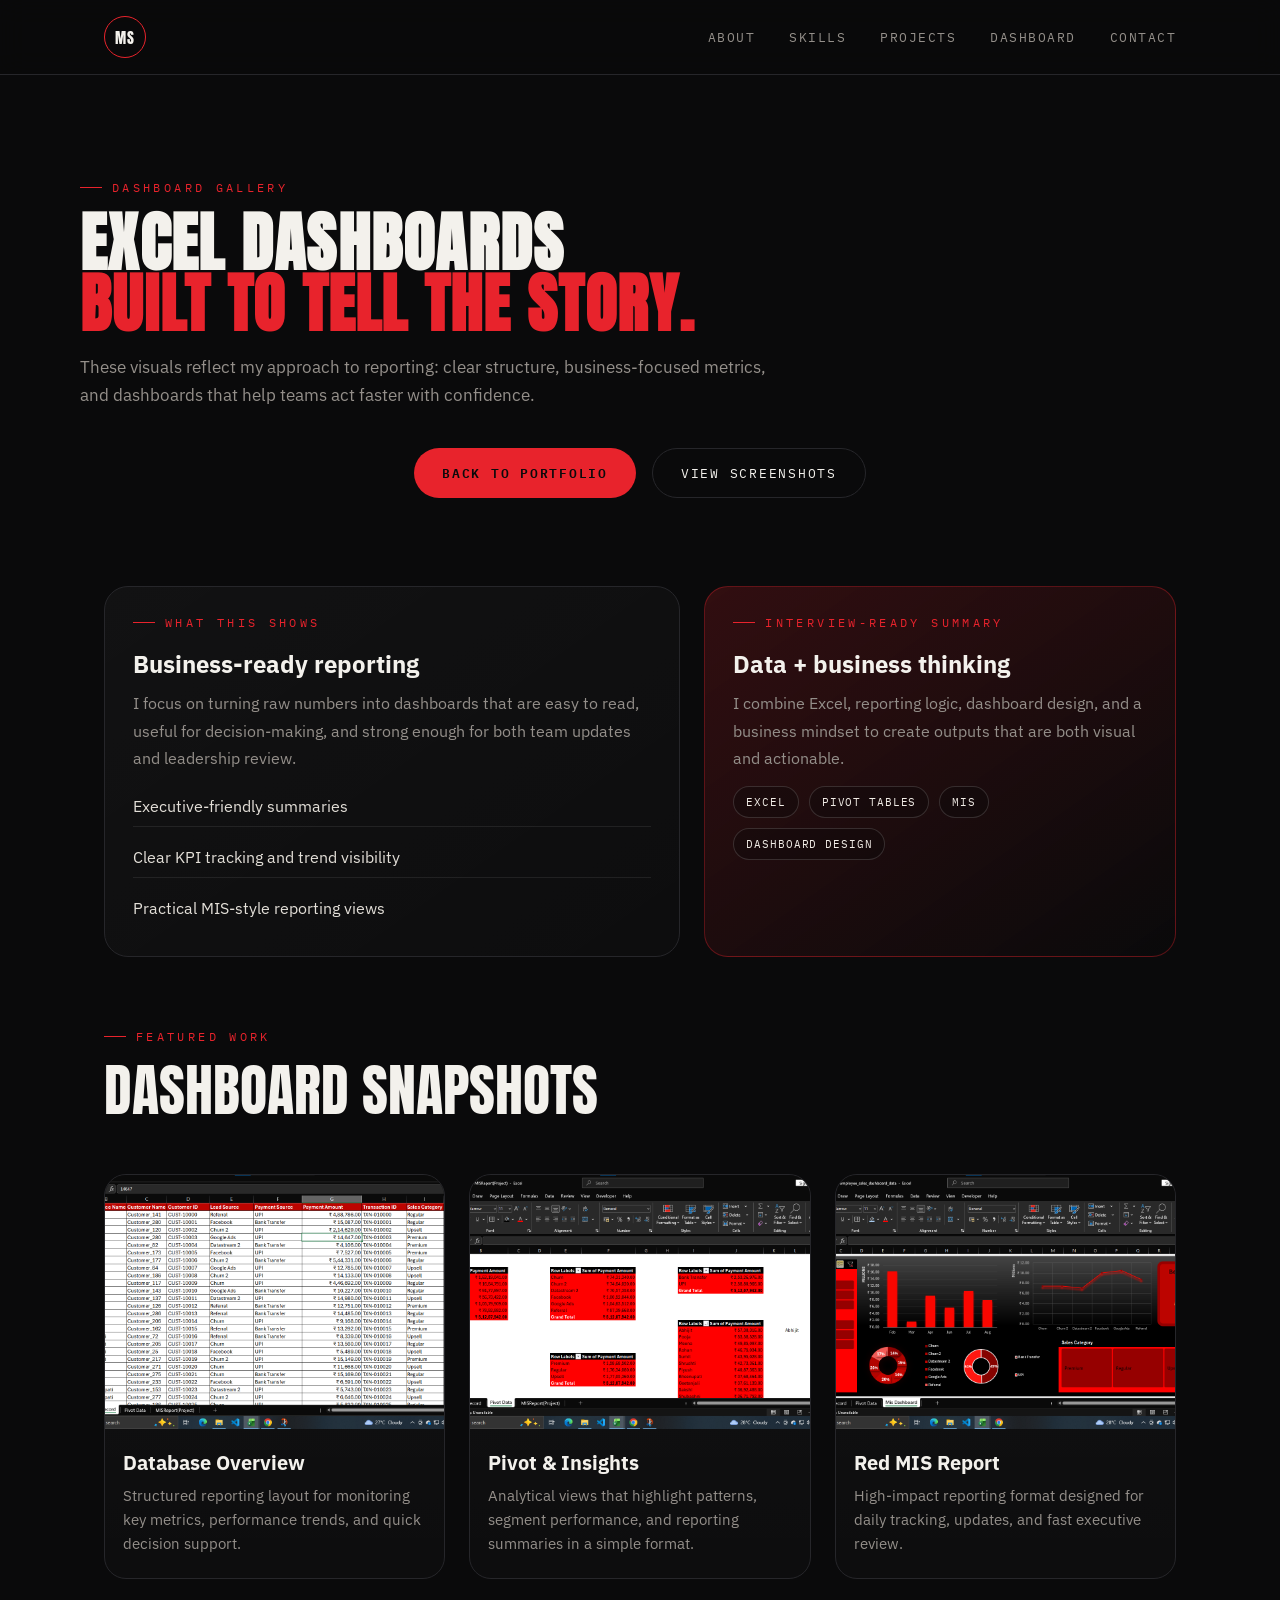
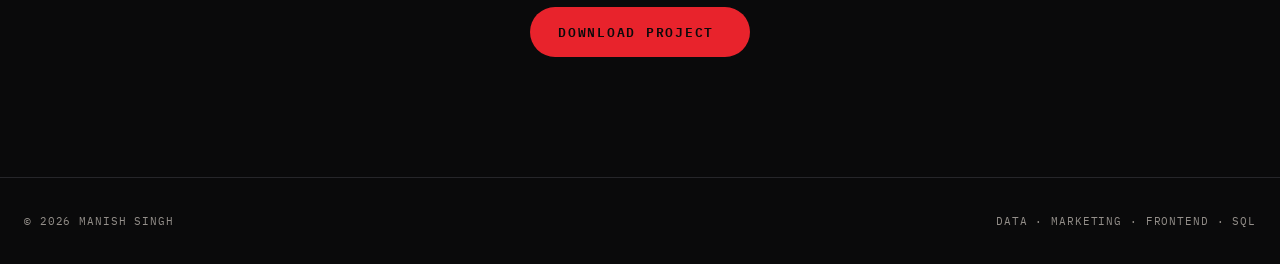
<file: dashboard.html>
<!doctype html>
<html lang="en">
<head>
  <meta charset="UTF-8">
  <meta name="viewport" content="width=device-width, initial-scale=1.0">
  <title>Dashboard Gallery — Manish Singh</title>
  <meta name="description" content="A showcase of Excel dashboard visuals and MIS report designs by Manish Singh.">
  <link rel="preconnect" href="https://fonts.googleapis.com">
  <link rel="preconnect" href="https://fonts.gstatic.com" crossorigin>
  <link href="https://fonts.googleapis.com/css2?family=Anton&family=IBM+Plex+Mono:wght@400;500;600&family=IBM+Plex+Sans:wght@300;400;500;600;700&display=swap" rel="stylesheet">
  <link rel="stylesheet" href="css/style.css">
</head>
<body>

<header>
  <nav>
    <a href="index.html#top" class="logo">MS</a>
    <ul class="nav-links" id="navLinks">
      <li><a href="index.html#about">About</a></li>
      <li><a href="index.html#skills">Skills</a></li>
      <li><a href="index.html#projects">Projects</a></li>
      <li><a href="dashboard.html">Dashboard</a></li>
      <li><a href="index.html#contact">Contact</a></li>
    </ul>
    <button class="nav-toggle" id="navToggle" aria-label="Toggle menu"><span></span></button>
  </nav>
</header>

<main class="page-shell">
  <section class="wrap page-hero reveal">
    <div class="eyebrow">Dashboard Gallery</div>
    <h1>Excel dashboards<br><span>built to tell the story.</span></h1>
    <p class="lead">These visuals reflect my approach to reporting: clear structure, business-focused metrics, and dashboards that help teams act faster with confidence.</p>
    <div class="hero-cta">
      <a href="index.html#projects" class="btn btn-solid">Back to Portfolio</a>
      <a href="#gallery" class="btn btn-outline">View Screenshots</a>
    </div>
  </section>

  <section class="wrap insight-grid reveal">
    <div class="insight-card">
      <div class="eyebrow">What this shows</div>
      <h3>Business-ready reporting</h3>
      <p>I focus on turning raw numbers into dashboards that are easy to read, useful for decision-making, and strong enough for both team updates and leadership review.</p>
      <ul class="feature-list">
        <li>Executive-friendly summaries</li>
        <li>Clear KPI tracking and trend visibility</li>
        <li>Practical MIS-style reporting views</li>
      </ul>
    </div>

    <div class="insight-card highlight-card">
      <div class="eyebrow">Interview-ready summary</div>
      <h3>Data + business thinking</h3>
      <p>I combine Excel, reporting logic, dashboard design, and a business mindset to create outputs that are both visual and actionable.</p>
      <div class="pill-row">
        <span>Excel</span>
        <span>Pivot Tables</span>
        <span>MIS</span>
        <span>Dashboard Design</span>
      </div>
    </div>
  </section>

  <section id="gallery" class="wrap gallery-section reveal">
    <div class="section-head">
      <div class="eyebrow">Featured Work</div>
      <h2>Dashboard snapshots</h2>
    </div>
    <div class="gallery-grid">
      <article class="gallery-card">
        <img src="assets/Database.png" alt="Excel dashboard showing database overview with KPIs and performance layout">
        <div class="gallery-meta">
          <h3>Database Overview</h3>
          <p>Structured reporting layout for monitoring key metrics, performance trends, and quick decision support.</p>
        </div>
      </article>

      <article class="gallery-card">
        <img src="assets/Pivotdata.png" alt="Excel dashboard built around pivot data and analytical charts">
        <div class="gallery-meta">
          <h3>Pivot &amp; Insights</h3>
          <p>Analytical views that highlight patterns, segment performance, and reporting summaries in a simple format.</p>
        </div>
      </article>

      <article class="gallery-card">
        <img src="assets/Red MIS.png" alt="MIS dashboard screenshot with summary metrics and reporting view">
        <div class="gallery-meta">
          <h3>Red MIS Report</h3>
          <p>High-impact reporting format designed for daily tracking, updates, and fast executive review.</p>
        </div>
      </article>
    </div>
    <div class="gallery-action">
      <a href="https://github.com/your-github-username" class="btn btn-solid" target="_blank" rel="noopener">Download Project</a>
    </div>
  </section>
</main>

<footer>
  <span>© 2026 Manish Singh</span>
  <span>Data · Marketing · Frontend · SQL</span>
</footer>

<script>
  // mobile nav toggle
  const navToggle = document.getElementById('navToggle');
  const navLinks = document.getElementById('navLinks');
  navToggle.addEventListener('click', () => {
    navLinks.classList.toggle('open');
  });
  navLinks.querySelectorAll('a').forEach(a => {
    a.addEventListener('click', () => navLinks.classList.remove('open'));
  });

  // scroll reveal animation
  const revealEls = document.querySelectorAll('.reveal');
  const io = new IntersectionObserver((entries) => {
    entries.forEach(entry => {
      if(entry.isIntersecting){
        entry.target.classList.add('in');
        io.unobserve(entry.target);
      }
    });
  }, {threshold:0.15});
  revealEls.forEach(el => io.observe(el));
</script>

</body>
</html>
</file>
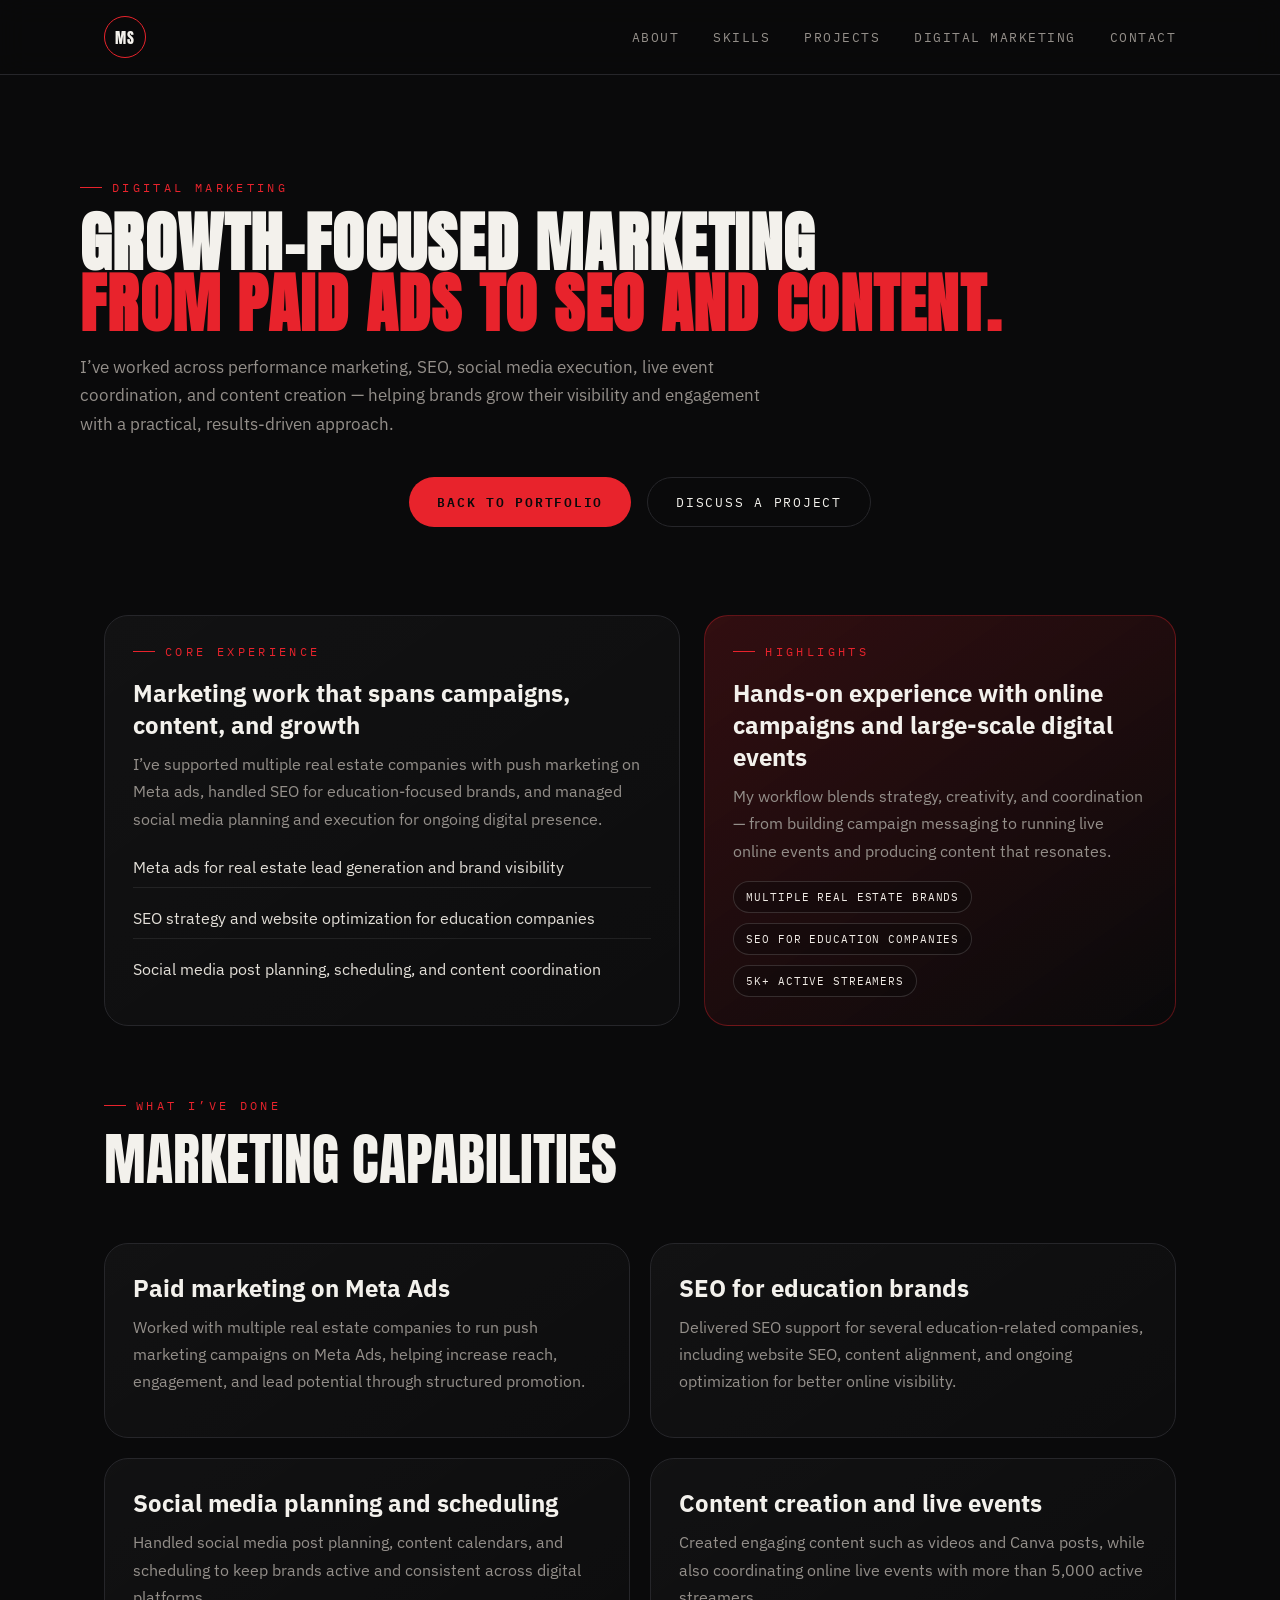
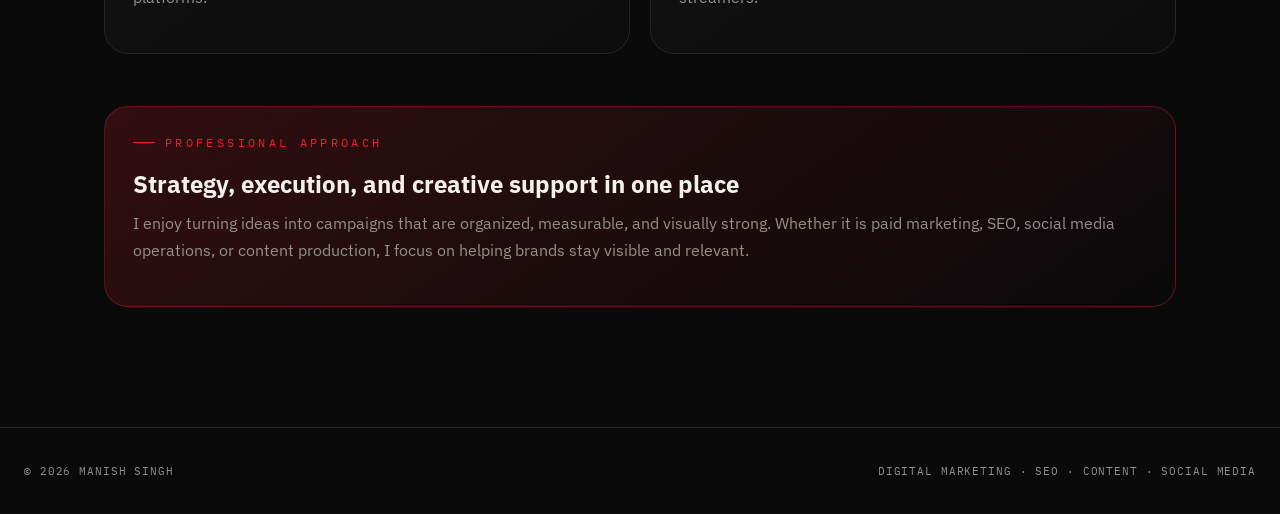
<file: digital-marketing.html>
<!doctype html>
<html lang="en">
<head>
  <meta charset="UTF-8">
  <meta name="viewport" content="width=device-width, initial-scale=1.0">
  <title>Digital Marketing Experience — Manish Singh</title>
  <meta name="description" content="Digital marketing experience covering Meta Ads, SEO for education brands, social media planning, live events, and Canva content creation.">
  <link rel="preconnect" href="https://fonts.googleapis.com">
  <link rel="preconnect" href="https://fonts.gstatic.com" crossorigin>
  <link href="https://fonts.googleapis.com/css2?family=Anton&family=IBM+Plex+Mono:wght@400;500;600&family=IBM+Plex+Sans:wght@300;400;500;600;700&display=swap" rel="stylesheet">
  <link rel="stylesheet" href="css/style.css">
</head>
<body>

<header>
  <nav>
    <a href="index.html#top" class="logo">MS</a>
    <ul class="nav-links" id="navLinks">
      <li><a href="index.html#about">About</a></li>
      <li><a href="index.html#skills">Skills</a></li>
      <li><a href="index.html#projects">Projects</a></li>
      <li><a href="digital-marketing.html">Digital Marketing</a></li>
      <li><a href="index.html#contact">Contact</a></li>
    </ul>
    <button class="nav-toggle" id="navToggle" aria-label="Toggle menu"><span></span></button>
  </nav>
</header>

<main class="page-shell">
  <section class="wrap page-hero reveal">
    <div class="eyebrow">Digital Marketing</div>
    <h1>Growth-focused marketing<br><span>from paid ads to SEO and content.</span></h1>
    <p class="lead">I’ve worked across performance marketing, SEO, social media execution, live event coordination, and content creation — helping brands grow their visibility and engagement with a practical, results-driven approach.</p>
    <div class="hero-cta">
      <a href="index.html#projects" class="btn btn-solid">Back to Portfolio</a>
      <a href="https://wa.me/919004547746?text=Hello%20Manish%2C%20I%20would%20like%20to%20discuss%20digital%20marketing%20work." class="btn btn-outline">Discuss a Project</a>
    </div>
  </section>

  <section class="wrap insight-grid reveal">
    <div class="insight-card">
      <div class="eyebrow">Core experience</div>
      <h3>Marketing work that spans campaigns, content, and growth</h3>
      <p>I’ve supported multiple real estate companies with push marketing on Meta ads, handled SEO for education-focused brands, and managed social media planning and execution for ongoing digital presence.</p>
      <ul class="feature-list">
        <li>Meta ads for real estate lead generation and brand visibility</li>
        <li>SEO strategy and website optimization for education companies</li>
        <li>Social media post planning, scheduling, and content coordination</li>
      </ul>
    </div>

    <div class="insight-card highlight-card">
      <div class="eyebrow">Highlights</div>
      <h3>Hands-on experience with online campaigns and large-scale digital events</h3>
      <p>My workflow blends strategy, creativity, and coordination — from building campaign messaging to running live online events and producing content that resonates.</p>
      <div class="metric-row">
        <span class="metric-pill">Multiple Real Estate Brands</span>
        <span class="metric-pill">SEO for Education Companies</span>
        <span class="metric-pill">5K+ Active Streamers</span>
      </div>
    </div>
  </section>

  <section class="wrap gallery-section reveal">
    <div class="section-head">
      <div class="eyebrow">What I’ve done</div>
      <h2>Marketing capabilities</h2>
    </div>

    <div class="service-grid">
      <article class="insight-card">
        <h3>Paid marketing on Meta Ads</h3>
        <p>Worked with multiple real estate companies to run push marketing campaigns on Meta Ads, helping increase reach, engagement, and lead potential through structured promotion.</p>
      </article>

      <article class="insight-card">
        <h3>SEO for education brands</h3>
        <p>Delivered SEO support for several education-related companies, including website SEO, content alignment, and ongoing optimization for better online visibility.</p>
      </article>

      <article class="insight-card">
        <h3>Social media planning and scheduling</h3>
        <p>Handled social media post planning, content calendars, and scheduling to keep brands active and consistent across digital platforms.</p>
      </article>

      <article class="insight-card">
        <h3>Content creation and live events</h3>
        <p>Created engaging content such as videos and Canva posts, while also coordinating online live events with more than 5,000 active streamers.</p>
      </article>
    </div>
  </section>

  <section class="wrap spotlight-section reveal">
    <div class="insight-card highlight-card">
      <div class="eyebrow">Professional approach</div>
      <h3>Strategy, execution, and creative support in one place</h3>
      <p>I enjoy turning ideas into campaigns that are organized, measurable, and visually strong. Whether it is paid marketing, SEO, social media operations, or content production, I focus on helping brands stay visible and relevant.</p>
    </div>
  </section>
</main>

<footer>
  <span>© 2026 Manish Singh</span>
  <span>Digital Marketing · SEO · Content · Social Media</span>
</footer>

<script>
  const navToggle = document.getElementById('navToggle');
  const navLinks = document.getElementById('navLinks');
  navToggle.addEventListener('click', () => {
    navLinks.classList.toggle('open');
  });
  navLinks.querySelectorAll('a').forEach(a => {
    a.addEventListener('click', () => navLinks.classList.remove('open'));
  });

  const revealEls = document.querySelectorAll('.reveal');
  const io = new IntersectionObserver((entries) => {
    entries.forEach(entry => {
      if (entry.isIntersecting) {
        entry.target.classList.add('in');
        io.unobserve(entry.target);
      }
    });
  }, { threshold: 0.15 });
  revealEls.forEach(el => io.observe(el));
</script>

</body>
</html>
</file>
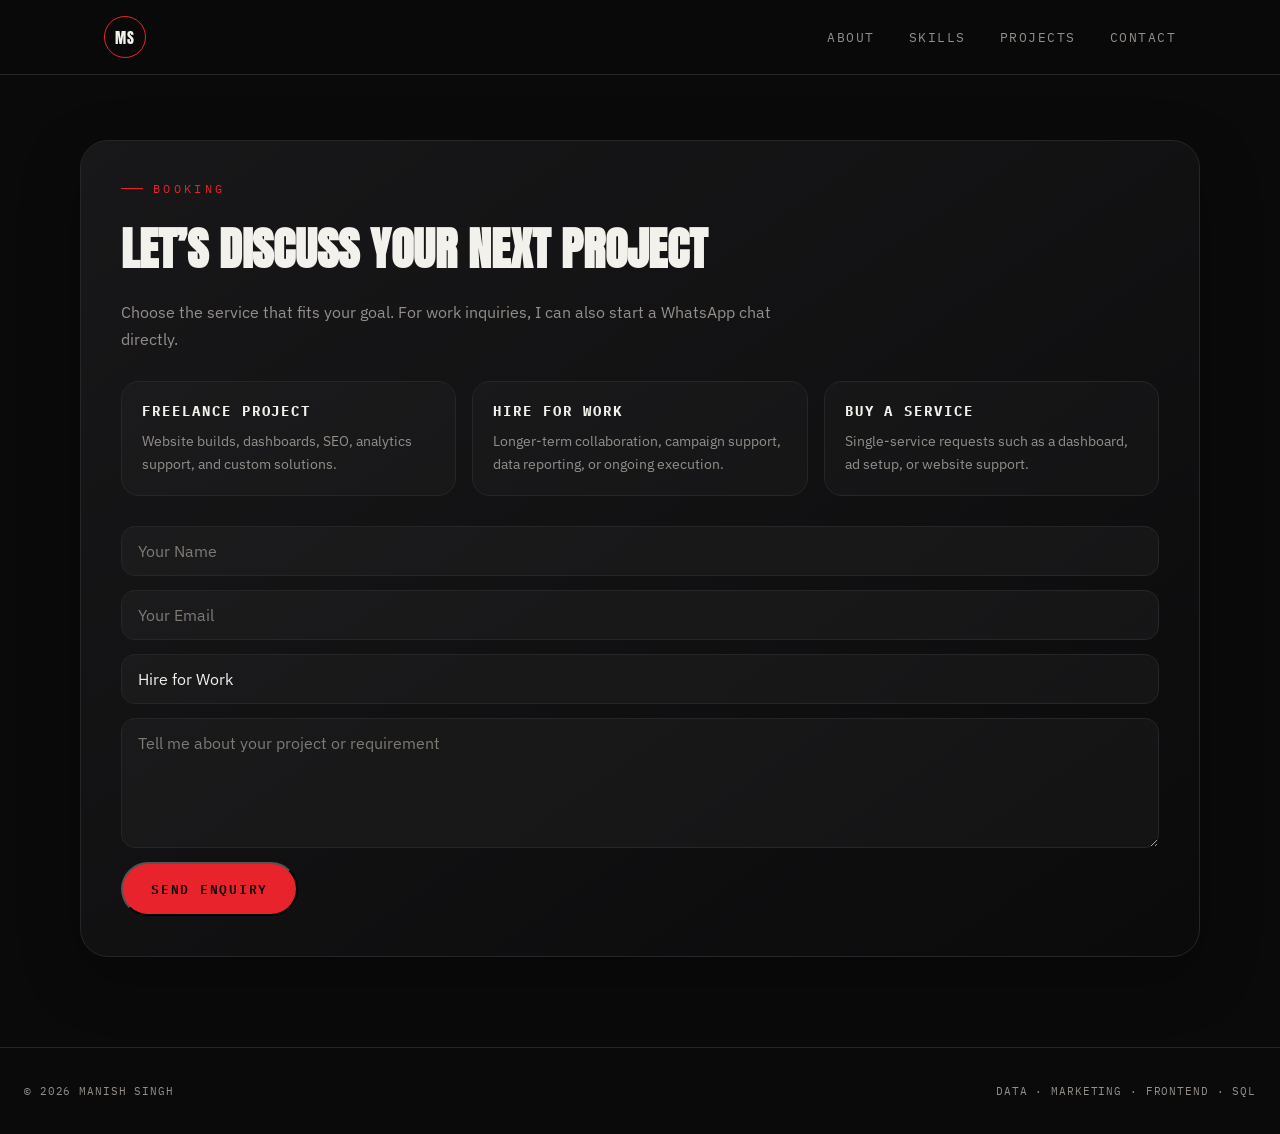
<file: hire.html>
<!doctype html>
<html lang="en">
<head>
  <meta charset="UTF-8">
  <meta name="viewport" content="width=device-width, initial-scale=1.0">
  <title>Hire Manish Singh</title>
  <meta name="description" content="Book a freelance project, hire for work, or buy a service from Manish Singh.">
  <link rel="preconnect" href="https://fonts.googleapis.com">
  <link rel="preconnect" href="https://fonts.gstatic.com" crossorigin>
  <link href="https://fonts.googleapis.com/css2?family=Anton&family=IBM+Plex+Mono:wght@400;500;600&family=IBM+Plex+Sans:wght@300;400;500;600;700&display=swap" rel="stylesheet">
  <link rel="stylesheet" href="css/style.css">
</head>
<body>
  <header>
    <nav>
      <a href="index.html" class="logo">MS</a>
      <ul class="nav-links">
        <li><a href="index.html#about">About</a></li>
        <li><a href="index.html#skills">Skills</a></li>
        <li><a href="index.html#projects">Projects</a></li>
        <li><a href="index.html#contact">Contact</a></li>
      </ul>
    </nav>
  </header>

  <main class="hire-page">
    <section class="wrap hire-card">
      <div class="eyebrow">Booking</div>
      <h1>Let’s discuss your next project</h1>
      <p class="lead">Choose the service that fits your goal. For work inquiries, I can also start a WhatsApp chat directly.</p>

      <div class="hire-options">
        <a href="https://wa.me/919004547746?text=Hello%20Manish%2C%20I%20would%20like%20to%20discuss%20a%20freelance%20project." class="hire-option">
          <h3>Freelance Project</h3>
          <p>Website builds, dashboards, SEO, analytics support, and custom solutions.</p>
        </a>
        <a href="https://wa.me/919004547746?text=Hello%20Manish%2C%20I%20would%20like%20to%20hire%20you%20for%20work." class="hire-option">
          <h3>Hire for Work</h3>
          <p>Longer-term collaboration, campaign support, data reporting, or ongoing execution.</p>
        </a>
        <a href="https://wa.me/919004547746?text=Hello%20Manish%2C%20I%20would%20like%20to%20buy%20a%20service." class="hire-option">
          <h3>Buy a Service</h3>
          <p>Single-service requests such as a dashboard, ad setup, or website support.</p>
        </a>
      </div>

      <form class="contact-form" action="https://formsubmit.co/defaultmanish22@gmail.com" method="POST">
        <input type="hidden" name="_subject" value="New enquiry from portfolio website">
        <input type="hidden" name="_captcha" value="false">
        <input type="text" name="name" placeholder="Your Name" required>
        <input type="email" name="email" placeholder="Your Email" required>
        <input type="text" name="service" id="serviceType" placeholder="Service Type" required>
        <textarea name="message" rows="5" placeholder="Tell me about your project or requirement" required></textarea>
        <button type="submit" class="btn btn-solid">Send Enquiry</button>
      </form>
    </section>
  </main>

  <footer>
    <span>© 2026 Manish Singh</span>
    <span>Data · Marketing · Frontend · SQL</span>
  </footer>

  <script>
    const params = new URLSearchParams(window.location.search);
    const type = params.get('type');
    const serviceInput = document.getElementById('serviceType');
    if (serviceInput) {
      if (type === 'freelance') serviceInput.value = 'Freelance Project';
      else if (type === 'service') serviceInput.value = 'Buy a Service';
      else serviceInput.value = 'Hire for Work';
    }
  </script>
</body>
</html>
</file>
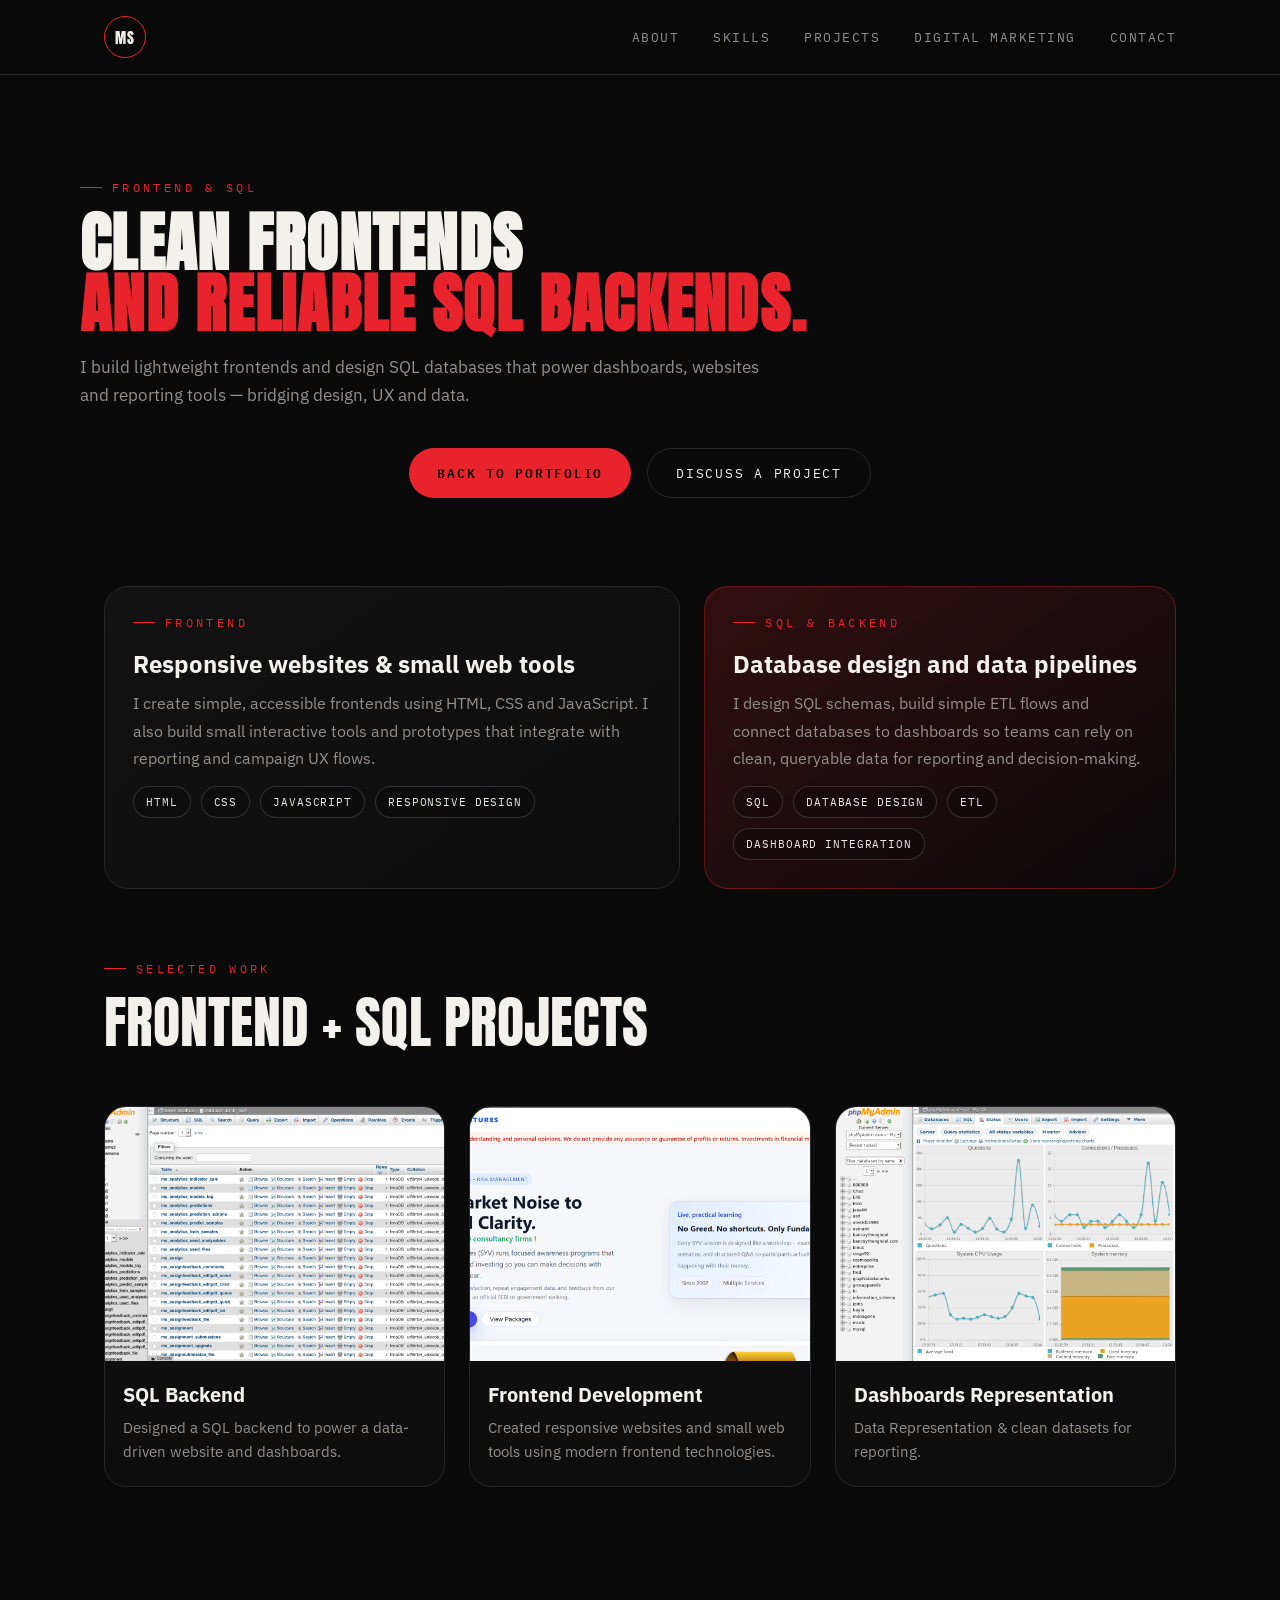
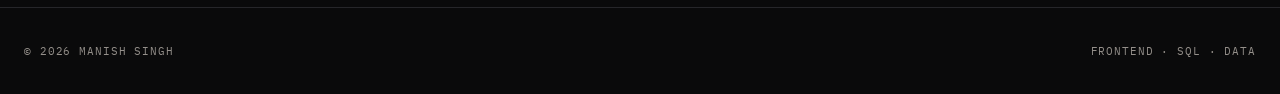
<file: sql.html>
<!doctype html>
<html lang="en">
<head>
  <meta charset="UTF-8">
  <meta name="viewport" content="width=device-width, initial-scale=1.0">
  <title>Frontend & SQL — Manish Singh</title>
  <meta name="description" content="Frontend development and SQL backend work: sites, small web tools, and database design to power dashboards and apps.">
  <link rel="preconnect" href="https://fonts.googleapis.com">
  <link rel="preconnect" href="https://fonts.gstatic.com" crossorigin>
  <link href="https://fonts.googleapis.com/css2?family=Anton&family=IBM+Plex+Mono:wght@400;500;600&family=IBM+Plex+Sans:wght@300;400;500;600;700&display=swap" rel="stylesheet">
  <link rel="stylesheet" href="css/style.css">
</head>
<body>

<header>
  <nav>
    <a href="index.html#top" class="logo">MS</a>
    <ul class="nav-links" id="navLinks">
      <li><a href="index.html#about">About</a></li>
      <li><a href="index.html#skills">Skills</a></li>
      <li><a href="index.html#projects">Projects</a></li>
      <li><a href="digital-marketing.html">Digital Marketing</a></li>
      <li><a href="index.html#contact">Contact</a></li>
    </ul>
    <button class="nav-toggle" id="navToggle" aria-label="Toggle menu"><span></span></button>
  </nav>
</header>

<main class="page-shell">
  <section class="wrap page-hero reveal">
    <div class="eyebrow">Frontend & SQL</div>
    <h1>Clean frontends<br><span>and reliable SQL backends.</span></h1>
    <p class="lead">I build lightweight frontends and design SQL databases that power dashboards, websites and reporting tools — bridging design, UX and data.</p>
    <div class="hero-cta">
      <a href="index.html#projects" class="btn btn-solid">Back to Portfolio</a>
      <a href="https://wa.me/919004547746?text=Hello%20Manish%2C%20I%20want%20to%20discuss%20a%20frontend%20or%20SQL%20project." class="btn btn-outline">Discuss a Project</a>
    </div>
  </section>

  <section class="wrap insight-grid reveal">
    <div class="insight-card">
      <div class="eyebrow">Frontend</div>
      <h3>Responsive websites & small web tools</h3>
      <p>I create simple, accessible frontends using HTML, CSS and JavaScript. I also build small interactive tools and prototypes that integrate with reporting and campaign UX flows.</p>
      <div class="pill-row">
        <span>HTML</span>
        <span>CSS</span>
        <span>JavaScript</span>
        <span>Responsive Design</span>
      </div>
    </div>

    <div class="insight-card highlight-card">
      <div class="eyebrow">SQL & Backend</div>
      <h3>Database design and data pipelines</h3>
      <p>I design SQL schemas, build simple ETL flows and connect databases to dashboards so teams can rely on clean, queryable data for reporting and decision-making.</p>
      <div class="pill-row">
        <span>SQL</span>
        <span>Database Design</span>
        <span>ETL</span>
        <span>Dashboard Integration</span>
      </div>
    </div>
  </section>

  <section class="wrap gallery-section reveal">
    <div class="section-head">
      <div class="eyebrow">Selected work</div>
      <h2>Frontend + SQL Projects</h2>
    </div>
    <div class="gallery-grid">
      <article class="gallery-card">
        <img src="assets/phpmyadmin.png" alt="Database project screenshot">
        <div class="gallery-meta">
          <h3>SQL Backend</h3>
          <p>Designed a SQL backend to power a data-driven website and dashboards.</p>
        </div>
      </article>

      <article class="gallery-card">
        <img src="assets/SYV.png" alt="Website project screenshot">
        <div class="gallery-meta">
          <h3>Frontend Development</h3>
          <p>Created responsive websites and small web tools using modern frontend technologies.</p>
        </div>
      </article>

      <article class="gallery-card">
        <img src="assets/admin.png" alt="Dashboard screenshot">
        <div class="gallery-meta">
          <h3>Dashboards Representation</h3>
          <p>Data Representation & clean datasets for reporting.</p>
        </div>
      </article>
    </div>
  </section>
</main>

<footer>
  <span>© 2026 Manish Singh</span>
  <span>Frontend · SQL · Data</span>
</footer>

<script>
  const navToggle = document.getElementById('navToggle');
  const navLinks = document.getElementById('navLinks');
  navToggle.addEventListener('click', () => {
    navLinks.classList.toggle('open');
  });
  navLinks.querySelectorAll('a').forEach(a => {
    a.addEventListener('click', () => navLinks.classList.remove('open'));
  });

  const revealEls = document.querySelectorAll('.reveal');
  const io = new IntersectionObserver((entries) => {
    entries.forEach(entry => {
      if (entry.isIntersecting) {
        entry.target.classList.add('in');
        io.unobserve(entry.target);
      }
    });
  }, { threshold: 0.15 });
  revealEls.forEach(el => io.observe(el));
</script>

</body>
</html>
</file>
<file: css/style.css>
:root{
    --bg:#0a0a0b;
    --bg-alt:#131315;
    --bg-card:#18181a;
    --red:#e8232c;
    --red-deep:#7a0f14;
    --red-glow:#ff4d4d;
    --text:#f3f1ec;
    --muted:#948f8a;
    --line:#26262a;
    --mono:'IBM Plex Mono', monospace;
    --sans:'IBM Plex Sans', sans-serif;
    --display:'Anton', sans-serif;
  }

  *{margin:0;padding:0;box-sizing:border-box;}
  html{scroll-behavior:smooth;}
  body{
    background:var(--bg);
    color:var(--text);
    font-family:var(--sans);
    overflow-x:hidden;
    -webkit-font-smoothing:antialiased;
  }
  a{color:inherit;text-decoration:none;}
  img{max-width:100%;display:block;}
  ::selection{background:var(--red);color:#fff;}

  /* focus visibility */
  a:focus-visible, button:focus-visible{
    outline:2px solid var(--red-glow);
    outline-offset:3px;
  }

  .wrap{max-width:1120px;margin:0 auto;padding:0 24px;}
  .eyebrow{
    font-family:var(--mono);
    font-size:12px;
    letter-spacing:0.28em;
    text-transform:uppercase;
    color:var(--red);
    display:flex;
    align-items:center;
    gap:10px;
    margin-bottom:18px;
  }
  .eyebrow::before{
    content:'';
    width:22px;height:1px;
    background:var(--red);
    display:inline-block;
  }

  /* ===== NAV ===== */
  header{
    position:fixed;
    top:0;left:0;right:0;
    z-index:100;
    background:rgba(10,10,11,0.72);
    backdrop-filter:blur(14px);
    -webkit-backdrop-filter:blur(14px);
    border-bottom:1px solid var(--line);
  }
  nav{
    max-width:1120px;
    margin:0 auto;
    padding:16px 24px;
    display:flex;
    align-items:center;
    justify-content:space-between;
  }
  .logo{
    width:42px;height:42px;
    border-radius:50%;
    border:1.5px solid var(--red);
    display:flex;align-items:center;justify-content:center;
    font-family:var(--display);
    font-size:15px;
    letter-spacing:1px;
    color:var(--text);
    flex-shrink:0;
  }
  .nav-links{
    display:flex;
    gap:34px;
    list-style:none;
    font-family:var(--mono);
    font-size:12.5px;
    letter-spacing:0.12em;
    text-transform:uppercase;
    color:var(--muted);
  }
  .nav-links a{position:relative;padding:4px 0;transition:color .25s;}
  .nav-links a:hover{color:var(--text);}
  .nav-links a::after{
    content:'';
    position:absolute;left:0;bottom:-2px;
    width:0;height:1px;background:var(--red);
    transition:width .3s;
  }
  .nav-links a:hover::after{width:100%;}
  .nav-toggle{
    display:none;
    width:42px;height:42px;
    border-radius:50%;
    border:1px solid var(--line);
    background:transparent;
    color:var(--text);
    align-items:center;justify-content:center;
    cursor:pointer;
  }
  .nav-toggle span, .nav-toggle span::before, .nav-toggle span::after{
    content:'';
    display:block;
    width:16px;height:1.5px;
    background:var(--text);
    position:relative;
    transition:.25s;
  }
  .nav-toggle span::before{position:absolute;top:-5px;}
  .nav-toggle span::after{position:absolute;top:5px;}

  /* ===== HERO ===== */
  .hero{
    position:relative;
    min-height:100svh;
    display:flex;
    flex-direction:column;
    align-items:center;
    justify-content:center;
    text-align:center;
    padding:clamp(100px, 15vw, 140px) 24px clamp(60px, 10vw, 80px);
    overflow:hidden;
  }
  .hero-glow{
    position:absolute;
    top:50%;left:50%;
    width:900px;height:900px;
    transform:translate(-50%,-50%);
    background:radial-gradient(circle, rgba(232,35,44,0.28) 0%, rgba(232,35,44,0.08) 40%, transparent 70%);
    pointer-events:none;
    animation:pulse 6s ease-in-out infinite;
  }
  @keyframes pulse{
    0%,100%{opacity:1; transform:translate(-50%,-50%) scale(1);} 
    50%{opacity:0.75; transform:translate(-50%,-50%) scale(1.06);} 
  }
  .rings{
    position:absolute;
    top:50%;left:50%;
    transform:translate(-50%,-50%);
    pointer-events:none;
  }
  .rings span{
    position:absolute;
    top:50%;left:50%;
    border:1px solid rgba(232,35,44,0.35);
    border-radius:50%;
    transform:translate(-50%,-50%);
  }
  .rings span:nth-child(1){width:420px;height:420px;}
  .rings span:nth-child(2){width:560px;height:560px;border-color:rgba(232,35,44,0.2);}
  .rings span:nth-child(3){width:700px;height:700px;border-color:rgba(232,35,44,0.1);}

  .portrait-holder{
    position:relative;
    width:260px;height:260px;
    border-radius:50%;
    margin-bottom:36px;
    z-index:2;
  }
  .portrait-holder img{
    width:100%;height:100%;
    border-radius:50%;
    object-fit:cover;
    border:3px solid var(--red);
    box-shadow:0 0 60px rgba(232,35,44,0.45), 0 0 0 8px rgba(232,35,44,0.06);
  }
  .portrait-holder::after{
    content:'';
    position:absolute;
    inset:-14px;
    border-radius:50%;
    border:1px dashed rgba(232,35,44,0.4);
    animation:spin 40s linear infinite;
  }
  @keyframes spin{to{transform:rotate(360deg);}}

  .hero h1{
    font-family:var(--display);
    font-weight:400;
    font-size:clamp(36px, 9vw, 108px);
    line-height:0.92;
    letter-spacing:0.01em;
    text-transform:uppercase;
    z-index:2;
  }
  .hero h1 span{color:var(--red);}
  .hero-role{
    font-family:var(--mono);
    font-size:clamp(11px, 2.5vw, 13px);
    letter-spacing:0.2em;
    text-transform:uppercase;
    color:var(--muted);
    margin-top:22px;
    z-index:2;
    max-width:520px;
  }
  .hero-tagline{
    margin-top:14px;
    color:var(--muted);
    font-size:clamp(14px, 3.5vw, 15.5px);
    max-width:480px;
    line-height:1.6;
    z-index:2;
  }
  .hero-cta{
    display:flex;
    gap:16px;
    margin-top:38px;
    z-index:2;
    flex-wrap:wrap;
    justify-content:center;
  }
  .hero-cta-grid{
    display:grid;
    grid-template-columns:repeat(3, minmax(0, 1fr));
    gap:16px;
    width:min(100%, 760px);
    justify-items:center;
  }
  .hero-cta-grid .btn{
    width:100%;
    justify-content:center;
    text-align:center;
    min-height:52px;
    padding:14px 18px;
  }
  .btn{
    font-family:var(--mono);
    font-size:12.5px;
    letter-spacing:0.14em;
    text-transform:uppercase;
    padding:14px 28px;
    border-radius:999px;
    transition:.25s;
    display:inline-flex;
    align-items:center;
    gap:8px;
  }
  .btn-solid{
    background:var(--red);
    color:#0a0a0b;
    font-weight:600;
  }
  .btn-solid:hover{background:var(--red-glow); transform:translateY(-2px);}
  .btn-outline{
    border:1px solid var(--line);
    color:var(--text);
  }
.btn-outline:hover{border-color:var(--red); color:var(--red); transform:translateY(-2px);} 

  @media (max-width: 768px){
    .hero{
      padding:110px 16px 60px;
    }
    .portrait-holder{
      width:220px;
      height:220px;
      margin-bottom:24px;
    }
    .hero-role{
      margin-top:18px;
      padding:0 8px;
    }
    .hero-tagline{
      margin-top:12px;
      padding:0 10px;
    }
    .hero-cta{
      margin-top:28px;
      width:100%;
    }
    .hero-cta-grid{
      grid-template-columns:1fr;
      width:100%;
      max-width:360px;
      gap:12px;
    }
    .hero-cta-grid .btn{
      padding:15px 18px;
      font-size:11.5px;
    }
  }

  @media (max-width: 480px){
    .hero{
      padding-top:100px;
      padding-bottom:48px;
    }
    .portrait-holder{
      width:190px;
      height:190px;
    }
    .hero h1{
      font-size:clamp(32px, 10vw, 44px);
    }
    .hero-role,
    .hero-tagline{
      font-size:13px;
      line-height:1.65;
      padding:0 2px;
    }
  }

  .scroll-cue{
    position:absolute;
    bottom:36px;left:50%;
    transform:translateX(-50%);
    font-family:var(--mono);
    font-size:10px;
    letter-spacing:0.2em;
    color:var(--muted);
    text-transform:uppercase;
    display:flex;
    flex-direction:column;
    align-items:center;
    gap:10px;
    z-index:2;
  }

  .hire-page{
    padding:140px 0 90px;
  }
  .hire-card{
    background:linear-gradient(145deg, rgba(24,24,26,0.95), rgba(10,10,11,0.95));
    border:1px solid var(--line);
    border-radius:28px;
    padding:40px;
    box-shadow:0 20px 60px rgba(0,0,0,0.28);
  }
  .hire-card h1{
    font-family:var(--display);
    font-size:clamp(32px, 5vw, 46px);
    text-transform:uppercase;
    margin-bottom:16px;
  }
  .hire-card .lead{
    color:var(--muted);
    max-width:680px;
    line-height:1.7;
    margin-bottom:28px;
  }
  .hire-options{
    display:grid;
    grid-template-columns:repeat(3, minmax(0, 1fr));
    gap:16px;
    margin-bottom:30px;
  }
  .hire-option{
    display:block;
    padding:20px;
    border:1px solid var(--line);
    border-radius:18px;
    background:rgba(255,255,255,0.02);
    transition:transform .25s, border-color .25s;
  }
  .hire-option:hover{
    transform:translateY(-3px);
    border-color:var(--red);
  }
  .hire-option h3{
    font-family:var(--mono);
    font-size:14px;
    letter-spacing:0.14em;
    text-transform:uppercase;
    margin-bottom:10px;
    color:var(--text);
  }
  .hire-option p{
    color:var(--muted);
    font-size:14px;
    line-height:1.6;
  }
  .contact-form{
    display:grid;
    gap:14px;
  }
  .contact-form input,
  .contact-form textarea{
    width:100%;
    padding:14px 16px;
    border-radius:14px;
    border:1px solid var(--line);
    background:rgba(255,255,255,0.03);
    color:var(--text);
    font:inherit;
  }
  .contact-form input::placeholder,
  .contact-form textarea::placeholder{color:#7e7a74;}
  .contact-form textarea{min-height:120px; resize:vertical;}
  .contact-form button{justify-self:start;}

  @media (max-width: 768px){
    .hero-cta-grid{
      grid-template-columns:1fr;
      width:100%;
      max-width:360px;
    }
    .hire-options{
      grid-template-columns:1fr;
    }
    .hire-card{padding:20px 16px;}
    .hire-options{
      grid-template-columns:1fr;
      gap:12px;
    }
    .hire-option{padding:16px;}
    .contact-form input,
    .contact-form textarea{
      padding:13px 14px;
      font-size:15px;
    }
    .contact-form button{
      width:100%;
      justify-self:stretch;
      text-align:center;
      justify-content:center;
    }
  }

  @media (max-width: 480px){
    .hire-page{padding:120px 0 70px;}
    .hire-card h1{font-size:clamp(26px, 8vw, 34px);}
    .hire-card .lead{font-size:14px;}
  }
  .scroll-cue .line{
    width:1px;height:40px;
    background:linear-gradient(var(--red), transparent);
    animation:scrolldown 2s ease-in-out infinite;
  }
  @keyframes scrolldown{
    0%{opacity:0; transform:scaleY(0); transform-origin:top;}
    50%{opacity:1; transform:scaleY(1); transform-origin:top;}
    100%{opacity:0; transform:scaleY(1); transform-origin:bottom;}
  }

  /* ===== SECTION GENERIC ===== */
  section{padding:120px 0;position:relative;}
  .section-head{margin-bottom:56px;}
  .section-head h2{
    font-family:var(--display);
    font-weight:400;
    font-size:clamp(34px, 6vw, 56px);
    text-transform:uppercase;
    line-height:1;
  }
  .reveal{
    opacity:0;
    transform:translateY(28px);
    transition:opacity .7s ease, transform .7s ease;
  }
  .reveal.in{opacity:1; transform:translateY(0);}

  /* ===== ABOUT ===== */
  .about{border-top:1px solid var(--line);}
  .about-grid{
    display:grid;
    grid-template-columns:1fr 1.4fr;
    gap:60px;
    align-items:start;
  }
  .about-stat{
    font-family:var(--display);
    font-size:80px;
    color:var(--red);
    line-height:1;
  }
  .about-stat + p{
    font-family:var(--mono);
    font-size:12px;
    letter-spacing:0.1em;
    text-transform:uppercase;
    color:var(--muted);
    margin-top:10px;
  }
  .about-stats{
    display:flex;
    flex-direction:column;
    gap:34px;
  }
  .about-copy p{
    font-size:clamp(16px, 4vw, 18px);
    line-height:1.75;
    color:#d8d5d0;
    margin-bottom:20px;
  }
  .about-copy p:last-child{margin-bottom:0;}
  .about-copy strong{color:var(--text); font-weight:600;}

  /* ===== EDUCATION - timeline ===== */
  .education, .experience{background:var(--bg-alt); border-top:1px solid var(--line); border-bottom:1px solid var(--line);}
  .timeline{
    position:relative;
    padding-left:40px;
  }
  .timeline::before{
    content:'';
    position:absolute;
    left:9px; top:6px; bottom:6px;
    width:1px;
    background:linear-gradient(var(--red), var(--line) 90%);
  }
  .t-item{
    position:relative;
    padding-bottom:48px;
  }
  .t-item:last-child{padding-bottom:0;}
  .t-node{
    position:absolute;
    left:-40px; top:4px;
    width:19px;height:19px;
    border-radius:50%;
    border:2px solid var(--red);
    background:var(--bg-alt);
  }
  .t-node::after{
    content:'';
    position:absolute;
    inset:4px;
    border-radius:50%;
    background:var(--red);
  }
  .t-year{
    font-family:var(--mono);
    font-size:11.5px;
    letter-spacing:0.14em;
    color:var(--red);
    text-transform:uppercase;
    margin-bottom:6px;
    display:block;
  }
  .t-item h3{
    font-family:var(--sans);
    font-weight:600;
    font-size:clamp(16px, 4vw, 21px);
    margin-bottom:4px;
  }
  .t-item p{
    color:var(--muted);
    font-size:clamp(13px, 3.5vw, 14.5px);
  }

  /* ===== SKILLS ===== */
  .skills-grid{
    display:grid;
    grid-template-columns:repeat(2, minmax(0, 1fr));
    gap:2px;
    background:var(--line);
    border:1px solid var(--line);
    overflow:hidden;
  }
  .skill-card{
    background:var(--bg);
    padding:40px 34px;
    transition:background .3s;
    min-width:0;
  }
  .skill-card:hover{background:var(--bg-card);}
  .skill-ring{
    width:52px;height:52px;
    border-radius:50%;
    border:1.5px solid var(--red);
    display:flex;align-items:center;justify-content:center;
    font-family:var(--mono);
    font-size:11px;
    color:var(--red);
    margin-bottom:22px;
  }
  .skill-card h3{
    font-family:var(--sans);
    font-weight:600;
    font-size:clamp(16px, 4vw, 19px);
    margin-bottom:12px;
  }
  .skill-tags{
    display:flex;
    flex-wrap:wrap;
    gap:8px;
    margin-top:16px;
  }
  .skill-tags span{
    font-family:var(--mono);
    font-size:11.5px;
    padding:6px 12px;
    border-radius:999px;
    border:1px solid var(--line);
    color:var(--muted);
  }
  .skill-card p{
    color:var(--muted);
    font-size:clamp(13px, 3.5vw, 14.5px);
    line-height:1.6;
  }

  /* ===== PROJECTS ===== */
  .projects{background:var(--bg-alt); border-top:1px solid var(--line); border-bottom:1px solid var(--line);} 
  .project-list{display:flex; flex-direction:column;}
  .project-row{
    display:grid;
    grid-template-columns:70px 1fr auto;
    gap:24px;
    align-items:center;
    padding:32px 0;
    border-bottom:1px solid var(--line);
    transition:padding-left .3s;
  }
  .project-row:link{text-decoration:none;color:inherit;}
  .project-row:visited{color:inherit;}
  .project-row:focus-visible{outline:2px solid var(--red-glow); outline-offset:8px;}
  .project-row:first-child{border-top:1px solid var(--line);}
  .project-row:hover{padding-left:14px;}
  .project-index{
    font-family:var(--mono);
    font-size:13px;
    color:var(--red);
  }
  .project-info h3{
    font-family:var(--sans);
    font-weight:600;
    font-size:clamp(18px, 4vw, 22px);
    margin-bottom:8px;
  }
  .project-info p{color:var(--muted); font-size:clamp(13px, 3.5vw, 14.5px); max-width:560px; line-height:1.6;}
  .project-tags{margin-top:12px; display:flex; gap:8px; flex-wrap:wrap;}
  .project-tags span{
    font-family:var(--mono);
    font-size:10.5px;
    letter-spacing:0.06em;
    text-transform:uppercase;
    color:var(--red);
    border:1px solid rgba(232,35,44,0.35);
    padding:4px 10px;
    border-radius:999px;
  }
  .project-arrow{
    width:44px;height:44px;
    border-radius:50%;
    border:1px solid var(--line);
    display:flex;align-items:center;justify-content:center;
    color:var(--muted);
    transition:.3s;
    flex-shrink:0;
  }
  .project-row:hover .project-arrow{
    border-color:var(--red);
    color:var(--red);
    transform:rotate(45deg);
  }

  /* ===== CONTACT ===== */
  .contact{text-align:center;}
  .contact .section-head{margin-bottom:36px;}
  .contact p.lead{
    color:var(--muted);
    font-size:clamp(15px, 4vw, 17px);
    max-width:460px;
    margin:0 auto 46px;
    line-height:1.7;
  }
  .contact-methods{
    display:flex;
    flex-wrap:wrap;
    justify-content:center;
    gap:16px;
    margin-bottom:56px;
  }
  .contact-pill{
    font-family:var(--mono);
    font-size:13px;
    padding:16px 26px;
    border-radius:999px;
    border:1px solid var(--line);
    display:flex;
    align-items:center;
    gap:10px;
    transition:.25s;
  }
  .contact-pill:hover{border-color:var(--red); color:var(--red); transform:translateY(-2px);} 
  .dot{width:6px;height:6px;border-radius:50%;background:var(--red);} 
  .social-row{
    display:flex;
    justify-content:center;
    gap:14px;
  }
  .social-circle{
    width:48px;height:48px;
    border-radius:50%;
    border:1px solid var(--line);
    display:flex;align-items:center;justify-content:center;
    font-family:var(--mono);
    font-size:11px;
    color:var(--muted);
    transition:.25s;
  }
  .social-circle:hover{
    border-color:var(--red);
    background:var(--red);
    color:#0a0a0b;
    transform:translateY(-3px);
  }

  footer{
    padding:36px 24px;
    border-top:1px solid var(--line);
    display:flex;
    justify-content:space-between;
    align-items:center;
    font-family:var(--mono);
    font-size:11px;
    letter-spacing:0.08em;
    color:var(--muted);
    text-transform:uppercase;
  }

  /* ===== DASHBOARD PAGE ===== */
  .page-shell{
    padding-top:110px;
    padding-bottom:80px;
  }
  .page-hero{
    padding:70px 0 56px;
  }
  .page-hero h1{
    font-family:var(--display);
    font-size:clamp(28px, 5vw, 70px);
    line-height:0.95;
    text-transform:uppercase;
    letter-spacing:0.02em;
    margin-bottom:18px;
  }
  .page-hero h1 span{color:var(--red);}
  .page-hero .lead{
    max-width:700px;
    font-size:17px;
    color:var(--muted);
    line-height:1.7;
    margin-bottom:24px;
  }
  .page-hero .hero-cta{
    margin-bottom:32px;
  }
  .insight-grid{
    display:grid;
    grid-template-columns:1.1fr 0.9fr;
    gap:24px;
    margin-bottom:48px;
  }
  .gallery-action{
    margin-top:28px;
    display:flex;
    justify-content:center;
  }
  .gallery-action .btn{
    min-width:220px;
  }
  .insight-card{
    background:linear-gradient(145deg, rgba(255,255,255,0.03), rgba(255,255,255,0.01));
    border:1px solid var(--line);
    border-radius:24px;
    padding:28px;
  }
  .insight-card.highlight-card{
    background:linear-gradient(145deg, rgba(232,35,44,0.18), rgba(10,10,11,0.95));
    border-color:rgba(232,35,44,0.35);
  }
  .insight-card h3{
    font-size:clamp(18px, 4vw, 24px);
    margin-bottom:10px;
    font-family:var(--sans);
  }
  .insight-card p{
    color:var(--muted);
    line-height:1.7;
    font-size:clamp(14px, 3.5vw, 16px);
    margin-bottom:14px;
  }
  .feature-list{
    list-style:none;
    display:grid;
    gap:10px;
    padding:0;
    margin:0;
  }
  .feature-list li{
    padding:10px 0;
    border-bottom:1px solid rgba(255,255,255,0.08);
    color:#e3dfd8;
  }
  .feature-list li:last-child{border-bottom:none;}
  .pill-row{
    display:flex;
    flex-wrap:wrap;
    gap:10px;
    margin-top:12px;
  }
  .pill-row span{
    font-family:var(--mono);
    font-size:11px;
    letter-spacing:0.08em;
    text-transform:uppercase;
    padding:8px 12px;
    border:1px solid rgba(255,255,255,0.14);
    border-radius:999px;
    color:#f1ece6;
    background:rgba(10,10,11,0.34);
  }
  .gallery-section{padding-top:24px; padding-bottom:40px;}
  .gallery-grid{
    display:grid;
    grid-template-columns:repeat(3, minmax(0, 1fr));
    gap:24px;
  }
  .service-grid{
    display:grid;
    grid-template-columns:repeat(2, minmax(0, 1fr));
    gap:20px;
  }
  .metric-row{
    display:flex;
    flex-wrap:wrap;
    gap:10px;
    margin-top:16px;
  }
  .metric-pill{
    font-family:var(--mono);
    font-size:11px;
    letter-spacing:0.08em;
    text-transform:uppercase;
    padding:8px 12px;
    border:1px solid rgba(255,255,255,0.14);
    border-radius:999px;
    color:#f1ece6;
    background:rgba(10,10,11,0.34);
  }
  .spotlight-section{
    padding-top:12px;
    padding-bottom:40px;
  }
  .gallery-card{
    background:linear-gradient(180deg, rgba(255,255,255,0.03), rgba(255,255,255,0.01));
    border:1px solid var(--line);
    border-radius:22px;
    overflow:hidden;
    transition:transform .25s ease, border-color .25s ease;
  }
  .gallery-card:hover{
    transform:translateY(-6px);
    border-color:var(--red);
  }
  .gallery-card img{
    width:100%;
    aspect-ratio:4 / 3;
    object-fit:cover;
    display:block;
  }
  .gallery-meta{padding:20px 18px 22px;}
  .gallery-meta h3{
    font-size:clamp(16px, 4vw, 20px);
    margin-bottom:8px;
    font-family:var(--sans);
  }
  .gallery-meta p{
    color:var(--muted);
    line-height:1.65;
    font-size:clamp(13px, 3vw, 14.5px);
  }

  /* ===== RESPONSIVE ===== */
  @media (max-width:820px){
    .about-grid{grid-template-columns:1fr; gap:40px;}
    .skills-grid{grid-template-columns:1fr;}
    .skill-card{padding:28px 22px;}
    .insight-grid{grid-template-columns:1fr;}
    .gallery-grid{grid-template-columns:1fr 1fr;}
    .service-grid{grid-template-columns:1fr;}
    section{padding:80px 0;}
    .section-head h2{font-size:clamp(28px, 5vw, 56px);}
    .about-stat{font-size:clamp(54px, 12vw, 80px);}
    .about-copy p{font-size:clamp(16px, 4vw, 18px);}
  }
  @media (max-width:680px){
    .gallery-grid{grid-template-columns:1fr;}
    .service-grid{grid-template-columns:1fr;}
    .skill-card{padding:22px 16px;}
    .skill-card h3{font-size:17px;}
    .skill-card p{font-size:13px; line-height:1.65;}
    .skill-tags{gap:7px; margin-top:14px;}
    .skill-tags span{font-size:10.5px; padding:6px 10px;}
    .insight-grid{gap:18px;}
    .insight-card{padding:18px;}
    .page-hero{
      padding:50px 0 28px;
    }
    .page-hero .lead{
      font-size:clamp(14px, 4vw, 17px);
      margin-bottom:18px;
    }
    section{padding:60px 0;}
    .wrap{padding:0 16px;}
    .gallery-section{padding-top:12px; padding-bottom:24px;}
    .gallery-grid{gap:14px;}
    .nav-links{
      position:fixed;
      top:73px; left:0; right:0;
      background:rgba(10,10,11,0.98);
      backdrop-filter:blur(14px);
      flex-direction:column;
      gap:0;
      max-height:0;
      overflow:hidden;
      transition:max-height .35s ease;
      border-bottom:1px solid var(--line);
    }
    .nav-links.open{max-height:320px;}
    .nav-links a{
      display:block;
      padding:18px 24px;
      border-bottom:1px solid var(--line);
      width:100%;
    }
    .nav-toggle{display:flex;}
    .project-row{grid-template-columns:40px 1fr; grid-template-areas:"idx info" "idx arrow";}
    .project-arrow{justify-self:start; margin-top:10px;}
    .about-stat{font-size:56px;}
    .hero{padding-top:120px;}
  }
  @media (prefers-reduced-motion: reduce){
    *{animation:none !important; transition:none !important;}
  }
</file>
